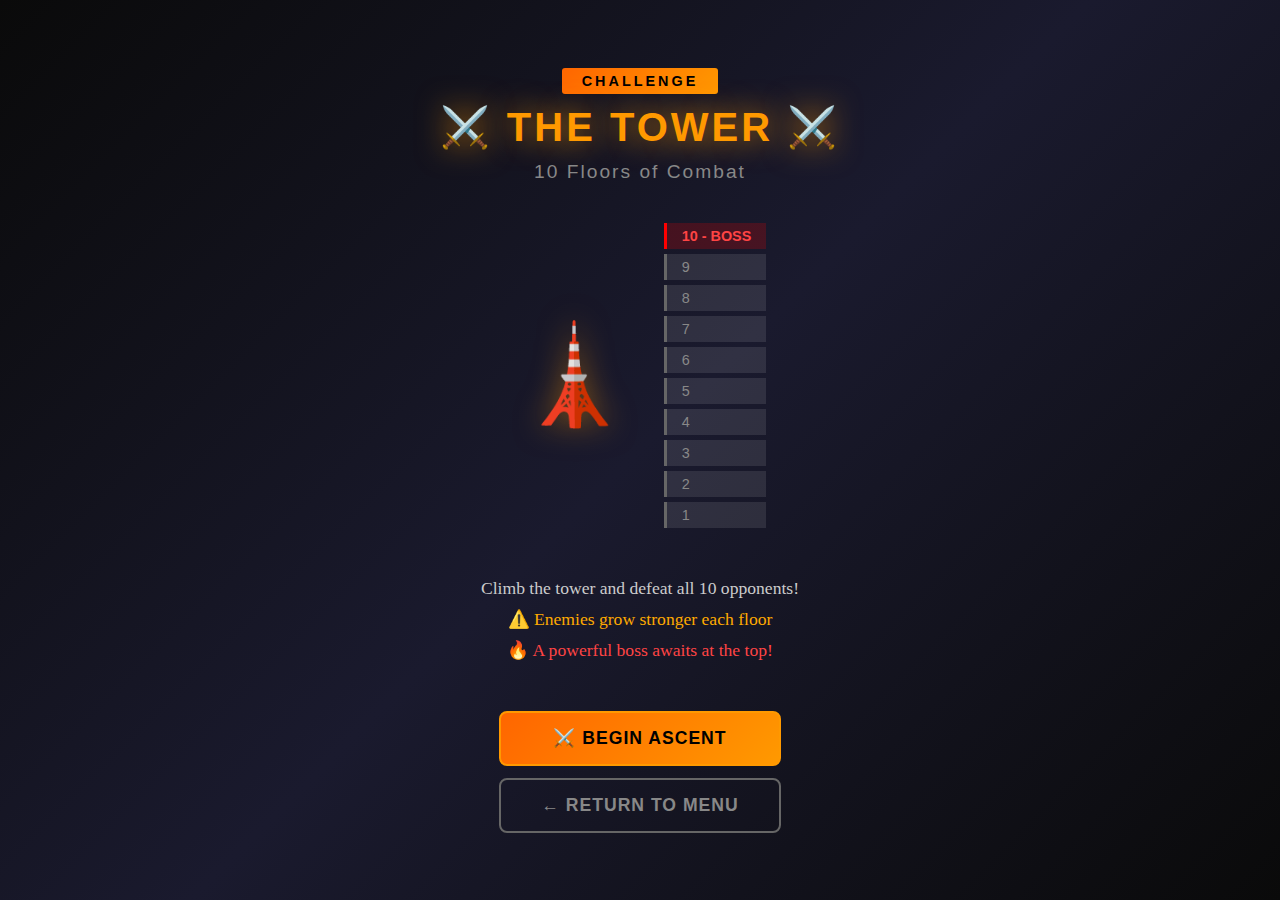
<file: docs/tower.html>
<!DOCTYPE html>
<html lang="en">
    <head>
        <meta charset="UTF-8">
        <meta name="viewport" content="width=device-width, initial-scale=1.0">
        <title>Tower Mode - REBOOT</title>
        <link rel="stylesheet" href="css/style.css">
        <link rel="stylesheet" href="css/tower.css">
    </head>
    <body>
        <div id="tower-container">

            <div class="tower-screen active" id="tower-intro">
                <div class="tower-header">
                    <div class="tower-badge">CHALLENGE</div>
                    <h1 class="tower-title">⚔️ THE TOWER ⚔️</h1>
                    <p class="tower-subtitle">10 Floors of Combat</p>
                </div>

                <div class="tower-visual">
                    <div class="tower-icon">🗼</div>
                    <div class="tower-floors-preview">
                        <div class="floor-marker boss">10 - BOSS</div>
                        <div class="floor-marker">9</div>
                        <div class="floor-marker">8</div>
                        <div class="floor-marker">7</div>
                        <div class="floor-marker">6</div>
                        <div class="floor-marker">5</div>
                        <div class="floor-marker">4</div>
                        <div class="floor-marker">3</div>
                        <div class="floor-marker">2</div>
                        <div class="floor-marker">1</div>
                    </div>
                </div>

                <div class="tower-description">
                    <p>Climb the tower and defeat all 10 opponents!</p>
                    <p class="tower-warning">⚠️ Enemies grow stronger each
                        floor</p>
                    <p class="tower-boss-hint">🔥 A powerful boss awaits at the
                        top!</p>
                </div>

                <div class="tower-progress-info" id="progress-info">
                </div>

                <div class="tower-buttons">
                    <button class="tower-btn start" id="btn-start-tower"
                        onclick="TowerMode.startTower()">
                        ⚔️ BEGIN ASCENT
                    </button>
                    <button class="tower-btn continue" id="btn-continue-tower"
                        onclick="TowerMode.continueTower()"
                        style="display: none;">
                        ▶ CONTINUE (Floor <span id="continue-floor">1</span>)
                    </button>
                    <button class="tower-btn exit"
                        onclick="TowerMode.exitTower()">
                        ← RETURN TO MENU
                    </button>
                </div>
            </div>

            <div class="tower-screen" id="tower-stage-select">
                <div class="tower-header">
                    <div class="tower-badge">TOWER</div>
                    <h1 class="tower-title" id="stage-title">FLOOR 1</h1>
                </div>

                <div class="stage-preview">
                    <div class="enemy-card" id="enemy-preview-card">
                        <div class="enemy-sprite" id="enemy-sprite-container">
                        </div>
                        <div class="enemy-info">
                            <div class="enemy-name" id="enemy-name">???</div>
                            <div class="enemy-difficulty"
                                id="enemy-difficulty">DIFFICULTY: EASY</div>
                        </div>
                        <div class="enemy-stats">
                            <div class="stat-row">
                                <span class="stat-label">HEALTH:</span>
                                <div class="stat-bar"><div
                                        class="stat-fill health"
                                        id="enemy-health-stat"></div></div>
                            </div>
                            <div class="stat-row">
                                <span class="stat-label">DEFENSE:</span>
                                <div class="stat-bar"><div
                                        class="stat-fill defense"
                                        id="enemy-defense-stat"></div></div>
                            </div>
                        </div>
                    </div>
                </div>

                <div class="stage-buttons">
                    <button class="tower-btn fight"
                        onclick="TowerMode.startFight()">
                        ⚔️ FIGHT
                    </button>
                    <button class="tower-btn back"
                        onclick="TowerMode.showIntro()">
                        ← BACK
                    </button>
                </div>
            </div>

            <div class="tower-screen" id="tower-fight">
                <div id="tower-fight-hud">
                    <div class="floor-indicator">
                        <span id="current-floor-display">Floor 1</span> / 10
                    </div>
                </div>
                <div id="tower-game">
                </div>
            </div>

            <div class="tower-screen" id="tower-round-result">
                <div class="result-container">
                    <div class="result-icon" id="round-result-icon">✓</div>
                    <h1 class="result-title" id="round-result-title">ROUND
                        WON</h1>
                    <div class="result-score" id="round-score-display">
                        Score: 0 - 0
                    </div>
                    <div class="result-message" id="round-result-message">
                        Next round starting...
                    </div>
                </div>
            </div>

            <div class="tower-screen" id="tower-stage-victory">
                <div class="victory-container">
                    <div class="victory-icon">🏆</div>
                    <h1 class="victory-title" id="stage-victory-title">FLOOR
                        CLEARED!</h1>
                    <div class="victory-floor" id="cleared-floor">Floor 1
                        Complete</div>
                    <div class="victory-message">Prepare for the next
                        challenge...</div>
                    <button class="tower-btn next" id="btn-next-floor"
                        onclick="TowerMode.nextFloor()">
                        ⬆️ NEXT FLOOR
                    </button>
                </div>
            </div>

            <div class="tower-screen" id="tower-complete">
                <div class="complete-container">
                    <div class="complete-icon">👑</div>
                    <h1 class="complete-title">TOWER CONQUERED!</h1>
                    <div class="complete-subtitle">You have defeated all 10
                        opponents!</div>
                    <div class="complete-reward">
                        <div class="reward-badge">🏅 TOWER CHAMPION 🏅</div>
                        <p>Your strength is legendary!</p>
                    </div>
                    <div class="complete-buttons">
                        <button class="tower-btn restart"
                            onclick="TowerMode.restartTower()">
                            🔄 CLIMB AGAIN
                        </button>
                        <button class="tower-btn exit"
                            onclick="TowerMode.exitTower()">
                            ← RETURN TO MENU
                        </button>
                    </div>
                </div>
            </div>

            <div class="tower-screen" id="tower-defeat">
                <div class="defeat-container">
                    <div class="defeat-icon">💀</div>
                    <h1 class="defeat-title">DEFEATED</h1>
                    <div class="defeat-floor" id="defeat-floor">Fell at Floor
                        1</div>
                    <div class="defeat-message">The tower claims another
                        challenger...</div>
                    <div class="defeat-buttons">
                        <button class="tower-btn retry"
                            onclick="TowerMode.retryFloor()">
                            🔄 RETRY FLOOR
                        </button>
                        <button class="tower-btn restart"
                            onclick="TowerMode.restartTower()">
                            ↩️ RESTART TOWER
                        </button>
                        <button class="tower-btn exit"
                            onclick="TowerMode.exitTower()">
                            ← EXIT TOWER
                        </button>
                    </div>
                </div>
            </div>

        </div>

        <script type="module" src="js/tower.js"></script>
    </body>
</html>
</file>
<file: docs/css/style.css>
* {
  box-sizing: border-box;
  margin: 0;
  padding: 0;
}

/* Custom Scrollbar Styles */
* {
  scrollbar-width: thin;
  scrollbar-color: #ff9900 #1a1a1a;
}

*::-webkit-scrollbar {
  width: 12px;
  height: 12px;
}

*::-webkit-scrollbar-track {
  background: #1a1a1a;
  border-radius: 10px;
  border: 1px solid #333;
}

*::-webkit-scrollbar-thumb {
  background: linear-gradient(180deg, #ff9900 0%, #cc7700 100%);
  border-radius: 10px;
  border: 2px solid #1a1a1a;
  box-shadow: 0 0 10px rgba(255, 153, 0, 0.5);
}

*::-webkit-scrollbar-thumb:hover {
  background: linear-gradient(180deg, #ffaa00 0%, #ff9900 100%);
  box-shadow: 0 0 15px rgba(255, 153, 0, 0.8);
}

*::-webkit-scrollbar-thumb:active {
  background: linear-gradient(180deg, #ffcc00 0%, #ffaa00 100%);
}

*::-webkit-scrollbar-corner {
  background: #1a1a1a;
}

body {
  margin: 0;
  background: linear-gradient(135deg, #0a0a0a 0%, #1a1a2e 50%, #0a0a0a 100%);
  font-family: 'Arial Black', 'Impact', sans-serif;
  color: #fff;
  display: flex;
  justify-content: center;
  align-items: center;
  min-height: 100vh;
  overflow: hidden;
  width: 100%;
}

/* Game arena landing page */
body.arena-page {
  background: #0a0a0a;
  justify-content: center;
  align-items: center;
  min-height: 100vh;
  overflow: hidden;
}

.controls-display {
  position: fixed;
  bottom: 10px;
  left: 50%;
  transform: translateX(-50%);
  background: rgba(0, 0, 0, 0.8);
  padding: 8px 20px;
  border-radius: 8px;
  border: 1px solid #ff9900;
  color: #fff;
  font-family: Arial, sans-serif;
  font-size: 0.75rem;
  display: flex;
  flex-wrap: wrap;
  justify-content: center;
  gap: 20px;
  z-index: 1000;
  max-width: 90vw;
}

.control-item {
  display: flex;
  align-items: center;
  gap: 5px;
}

.key {
  background: #333;
  border: 1px solid #666;
  padding: 2px 6px;
  border-radius: 3px;
  color: #ff9900;
  font-weight: bold;
}

/* Character Select Screen */
#character-select {
  display: grid;
  grid-template-columns: 1fr 2fr 1fr;
  gap: 20px;
  width: 95%;
  max-width: 1400px;
  height: 90vh;
  max-height: 90vh;
  padding: 20px;
  background: rgba(0, 0, 0, 0.8);
  border: 3px solid #ff9900;
  box-shadow: 0 0 30px rgba(255, 153, 0, 0.5),
    inset 0 0 50px rgba(0, 0, 0, 0.8);
  border-radius: 10px;
  overflow: hidden;
}

.section-title {
  color: #ff9900;
  text-align: center;
  font-size: 1.5rem;
  letter-spacing: 3px;
  text-shadow: 0 0 10px rgba(255, 153, 0, 0.8);
  margin-bottom: 20px;
  border-bottom: 2px solid #ff9900;
  padding-bottom: 10px;
}

/* Left Section - Character Preview */
.character-preview {
  display: flex;
  flex-direction: column;
  background: linear-gradient(180deg, #1a1a1a 0%, #0a0a0a 100%);
  border: 2px solid #333;
  border-radius: 8px;
  padding: 20px;
  box-shadow: inset 0 0 20px rgba(0, 0, 0, 0.9);
  overflow: hidden;
  min-height: 0;
}

.preview-container {
  display: flex;
  flex-direction: column;
  height: 100%;
  min-height: 0;
  flex: 1;
}

.character-name {
  color: #ff9900;
  font-size: clamp(0.8rem, 2vh, 1.2rem);
  text-align: center;
  letter-spacing: 2px;
  margin-bottom: 1vh;
  text-shadow: 0 0 10px rgba(255, 153, 0, 0.8);
  flex-shrink: 0;
}

.character-image {
  flex: 1;
  display: flex;
  align-items: center;
  justify-content: center;
  background: radial-gradient(circle, #2a2a2a 0%, #0a0a0a 100%);
  border: 3px solid #444;
  border-radius: 8px;
  margin-bottom: 1vh;
  position: relative;
  overflow: hidden;
  min-height: 0;
  max-height: 50vh;
}

.character-image img {
  width: 100%;
  height: 100%;
  object-fit: cover;
  object-position: center;
}

.placeholder-text {
  font-size: clamp(3rem, 10vh, 8rem);
  color: #333;
  text-shadow: 0 0 20px rgba(255, 153, 0, 0.3);
}

.character-info {
  background: rgba(0, 0, 0, 0.5);
  padding: clamp(8px, 1.5vh, 15px);
  border-radius: 5px;
  border: 1px solid #444;
  flex-shrink: 0;
  min-height: 0;
}

.character-title {
  color: #ff9900;
  font-size: clamp(0.7rem, 1.8vh, 1.1rem);
  text-align: center;
  margin-bottom: clamp(8px, 1.5vh, 15px);
  text-transform: uppercase;
}

.character-stats {
  display: flex;
  flex-direction: column;
  gap: clamp(5px, 1vh, 10px);
}

.stat {
  display: flex;
  flex-direction: column;
  gap: 5px;
}

.stat span {
  color: #aaa;
  font-size: clamp(0.6rem, 1.2vh, 0.8rem);
  letter-spacing: 1px;
}

.stat-bar {
  width: 100%;
  height: 8px;
  background: #222;
  border: 1px solid #444;
  border-radius: 4px;
  overflow: hidden;
}

.stat-fill {
  height: 100%;
  background: linear-gradient(90deg, #ff9900 0%, #ffcc00 100%);
  width: 0%;
  transition: width 0.5s ease;
  box-shadow: 0 0 10px rgba(255, 153, 0, 0.6);
}

/* Center Section - Character Grid */
.character-grid-section {
  display: absolute;
  flex-direction: column;
  background: linear-gradient(180deg, #1a1a1a 0%, #0a0a0a 100%);
  border: 2px solid #333;
  border-radius: 8px;
  padding: 20px;
  overflow: hidden;
}

.character-grid {
  display: grid;
  grid-template-columns: repeat(5, 1fr);
  gap: 15px;
  margin-bottom: 30px;
  flex: 0 1 auto;
  overflow: visible;
}

.character-slot {
  aspect-ratio: 1;
  background: linear-gradient(135deg, #2a2a2a 0%, #1a1a1a 100%);
  border: 3px solid #444;
  border-radius: 8px;
  cursor: pointer;
  position: relative;
  overflow: hidden;
  transition: all 0.3s ease;
  display: flex;
  align-items: center;
  justify-content: center;
}

.character-slot:hover {
  border-color: #ff9900;
  transform: none;
  box-shadow: none;
}

.character-slot.selected {
  border-color: #ff0000;
  box-shadow: none;
  transform: none;
}

.character-thumbnail {
  width: 100%;
  height: 100%;
  object-fit: cover;
  transition: all 0.3s ease;
}

.character-slot:hover .character-thumbnail {
  transform: scale(1.1);
}

.slot-locked {
  display: flex;
  flex-direction: column;
  align-items: center;
  justify-content: center;
  text-align: center;
  padding: 10px;
}

.lock-icon {
  font-size: 2rem;
  margin-bottom: 5px;
  opacity: 0.5;
}

.coming-soon {
  font-size: 0.7rem;
  color: #666;
  letter-spacing: 1px;
}

/* Start Button */
.start-button {
  width: 100%;
  padding: 20px;
  background: linear-gradient(135deg, #ff9900 0%, #ff6600 100%);
  border: 3px solid #ffcc00;
  border-radius: 10px;
  color: #000;
  font-size: 1.5rem;
  font-weight: bold;
  letter-spacing: 3px;
  cursor: pointer;
  transition: all 0.3s ease;
  text-shadow: 0 2px 4px rgba(0, 0, 0, 0.3);
  box-shadow: 0 5px 15px rgba(255, 153, 0, 0.5);
  display: flex;
  flex-direction: column;
  align-items: center;
  gap: 5px;
}

.start-button:hover:not(:disabled) {
  background: linear-gradient(135deg, #ffaa00 0%, #ff7700 100%);
  transform: translateY(-2px);
  box-shadow: 0 8px 20px rgba(255, 153, 0, 0.8);
}

.start-button:disabled {
  background: linear-gradient(135deg, #555 0%, #333 100%);
  border-color: #666;
  cursor: not-allowed;
  opacity: 0.5;
}

.button-subtitle {
  font-size: 0.6rem;
  letter-spacing: 1px;
  opacity: 0.8;
}

/* Right Section - Game Mode */
.game-mode-section {
  display: flex;
  flex-direction: column;
  background: linear-gradient(180deg, #1a1a1a 0%, #0a0a0a 100%);
  border: 2px solid #333;
  border-radius: 8px;
  padding: 20px;
  overflow-y: auto;
}

.mode-options {
  display: flex;
  flex-direction: column;
  gap: 15px;
}

.mode-option {
  background: linear-gradient(135deg, #2a2a2a 0%, #1a1a1a 100%);
  border: 2px solid #444;
  border-radius: 8px;
  padding: 15px;
  cursor: pointer;
  transition: all 0.3s ease;
  text-align: center;
}

.mode-option:hover {
  border-color: #ff9900;
  background: linear-gradient(135deg, #3a3a3a 0%, #2a2a2a 100%);
}

.mode-option.selected {
  border-color: #ff9900;
  background: linear-gradient(135deg, #ff9900 0%, #ff6600 100%);
  box-shadow: 0 0 20px rgba(255, 153, 0, 0.6);
}

.mode-option.selected .mode-name,
.mode-option.selected .mode-description {
  color: #000;
}

.mode-icon {
  font-size: 2rem;
  margin-bottom: 10px;
}

.mode-name {
  font-size: 1rem;
  color: #ff9900;
  letter-spacing: 2px;
  margin-bottom: 5px;
}

.mode-description {
  font-size: 0.7rem;
  color: #aaa;
  letter-spacing: 1px;
}

.settings-options {
  display: flex;
  flex-direction: column;
  gap: 15px;
  margin-top: 15px;
}

.setting-item {
  display: flex;
  flex-direction: column;
  gap: 8px;
  background: rgba(0, 0, 0, 0.5);
  padding: 12px;
  border-radius: 5px;
  border: 1px solid #444;
}

.setting-item span {
  color: #ff9900;
  font-size: 0.9rem;
  letter-spacing: 1px;
}

.setting-item select {
  background: #1a1a1a;
  color: #fff;
  border: 2px solid #444;
  padding: 8px;
  border-radius: 5px;
  font-size: 0.9rem;
  cursor: pointer;
  font-family: 'Arial Black', sans-serif;
  letter-spacing: 1px;
}

.setting-item select:hover {
  border-color: #ff9900;
}

.setting-item select:focus {
  outline: none;
  border-color: #ff9900;
  box-shadow: 0 0 10px rgba(255, 153, 0, 0.4);
}

/* Map Selection Grid */
.map-grid {
  display: grid;
  grid-template-columns: repeat(3, 1fr);
  gap: 10px;
  margin-top: 15px;
}

.map-option {
  content-visibility: auto;
  contain-intrinsic-size: 120px 120px;
  position: relative;
  cursor: pointer;
  border: 2px solid #444;
  border-radius: 8px;
  overflow: hidden;
  transition: all 0.3s ease;
  background: #1a1a1a;
}

.map-option:hover {
  border-color: #ff9900;
  transform: none;
  box-shadow: none;
}

.map-option.selected {
  border-color: #ff9900;
  box-shadow: 0 0 20px rgba(255, 153, 0, 0.6);
  background: rgba(255, 153, 0, 0.1);
}

.map-preview {
  width: 100%;
  height: 80px;
  background-size: cover;
  background-position: center;
  background-repeat: no-repeat;
  display: flex;
  align-items: center;
  justify-content: center;
  font-size: 2rem;
  color: #fff;
  text-shadow: 0 0 10px rgba(0, 0, 0, 0.8);
}

.map-name {
  display: block;
  text-align: center;
  padding: 8px;
  font-size: 0.75rem;
  color: #ff9900;
  letter-spacing: 1px;
  background: rgba(0, 0, 0, 0.8);
  border-top: 1px solid #444;
}

.map-option.selected .map-name {
  color: #ffcc00;
  font-weight: bold;
}

@media (max-width: 768px) {
  .map-grid {
    grid-template-columns: repeat(2, 1fr);
    gap: 8px;
  }

  .map-preview {
    height: 60px;
  }

  .map-name {
    font-size: 0.65rem;
    padding: 6px;
  }
}

@media (max-width: 480px) {
  .map-grid {
    grid-template-columns: 1fr 1fr;
    gap: 5px;
  }

  .map-preview {
    height: 50px;
  }
}

#game {
  aspect-ratio: 16 / 9;
  width: min(100vw, calc(100vh * 16 / 9));
  height: auto;
  background: #1a1a1a;
  position: relative;
  box-shadow: 0 8px 32px rgba(0, 0, 0, 0.8);
}

/* Responsive Design */
@media (max-width: 1400px) {
  #character-select {
    max-width: 100%;
    padding: 15px;
    width: 98%;
  }

  .character-grid {
    gap: 12px;
  }

  .section-title {
    font-size: 1.3rem;
  }
}

@media (max-width: 1200px) {
  #character-select {
    grid-template-columns: 1fr;
    grid-template-rows: auto 1fr auto;
    height: 90vh;
    max-height: 90vh;
    gap: 15px;
    width: 98%;
    padding: 15px;
    overflow: hidden;
  }

  .character-grid {
    grid-template-columns: repeat(5, 1fr);
    gap: 10px;
  }

  .character-preview {
    order: 2;
    min-height: 0;
    flex: 1;
    overflow-y: auto;
  }

  .character-grid-section {
    order: 1;
    min-height: 0;
    overflow-y: auto;
  }

  .game-mode-section {
    order: 3;
    min-height: 0;
    flex-shrink: 0;
    max-height: 35vh;
  }

  .character-image {
    min-height: 150px;
    max-height: 200px;
  }

  .placeholder-text {
    font-size: 4rem;
  }

  .start-button {
    margin-top: 15px;
  }
}

@media (max-width: 900px) {
  #character-select {
    padding: 12px;
    gap: 12px;
    width: 98%;
    height: 92vh;
  }

  .character-grid {
    grid-template-columns: repeat(4, 1fr);
    gap: 8px;
  }

  .section-title {
    font-size: 1.2rem;
    margin-bottom: 15px;
    padding-bottom: 8px;
  }

  .mode-options {
    gap: 10px;
  }

  .mode-option {
    padding: 12px;
  }

  .mode-icon {
    font-size: 1.8rem;
  }

  .mode-name {
    font-size: 0.9rem;
  }

  .character-image {
    min-height: 120px;
    max-height: 150px;
  }

  .controls-display {
    font-size: 0.65rem;
    gap: 10px;
    padding: 6px 15px;
  }

  .game-mode-section {
    max-height: 32vh;
  }
}

@media (max-width: 768px) {
  #character-select {
    width: 98%;
    height: 92vh;
    padding: 10px;
    gap: 10px;
  }

  .character-grid {
    grid-template-columns: repeat(3, 1fr);
    gap: 8px;
    margin-bottom: 15px;
  }

  .character-slot {
    min-height: 80px;
    max-height: 120px;
  }

  .section-title {
    font-size: 1rem;
    padding-bottom: 8px;
    margin-bottom: 12px;
  }

  .start-button {
    font-size: 1rem;
    padding: 12px;
  }

  .button-text {
    font-size: 1.2rem;
  }

  .button-subtitle {
    font-size: 0.7rem;
  }

  .character-image {
    min-height: 100px;
    max-height: 130px;
  }

  .placeholder-text {
    font-size: 3rem;
  }

  .character-name {
    font-size: 1rem;
  }

  .mode-options {
    gap: 8px;
  }

  .mode-option {
    padding: 10px;
  }

  .settings-options {
    gap: 10px;
  }

  .character-preview,
  .character-grid-section,
  .game-mode-section {
    padding: 12px;
  }

  .game-mode-section {
    max-height: 35vh;
  }

  .controls-display {
    font-size: 0.6rem;
    gap: 8px;
    padding: 5px 12px;
    bottom: 5px;
  }

  .control-item {
    gap: 3px;
  }

  .key {
    padding: 1px 4px;
    font-size: 0.6rem;
  }
}

@media (max-width: 480px) {
  #character-select {
    padding: 8px;
    gap: 8px;
    width: 98%;
    height: 94vh;
    border-width: 2px;
  }

  .character-grid {
    grid-template-columns: repeat(2, 1fr);
    gap: 6px;
    margin-bottom: 12px;
  }

  .character-slot {
    min-height: 70px;
    max-height: 100px;
  }

  .section-title {
    font-size: 0.85rem;
    letter-spacing: 1px;
    margin-bottom: 10px;
    padding-bottom: 6px;
  }

  .character-preview,
  .character-grid-section,
  .game-mode-section {
    padding: 10px;
  }

  .character-image {
    min-height: 80px;
    max-height: 100px;
  }

  .placeholder-text {
    font-size: 2rem;
  }

  .start-button {
    font-size: 0.85rem;
    padding: 10px;
    margin-top: 10px;
  }

  .button-text {
    font-size: 1rem;
  }

  .button-subtitle {
    font-size: 0.65rem;
  }

  .mode-icon {
    font-size: 1.3rem;
  }

  .mode-name {
    font-size: 0.7rem;
  }

  .mode-description {
    font-size: 0.6rem;
  }

  .setting-item {
    font-size: 0.75rem;
    padding: 10px;
  }

  .setting-item select {
    font-size: 0.75rem;
    padding: 6px;
  }

  .character-name {
    font-size: 0.85rem;
  }

  .character-title {
    font-size: 0.85rem;
  }

  .stat span {
    font-size: 0.7rem;
  }

  .game-mode-section {
    max-height: 38vh;
  }

  .controls-display {
    font-size: 0.55rem;
    gap: 6px;
    padding: 4px 10px;
    flex-wrap: wrap;
  }

  .control-item {
    gap: 2px;
  }

  .key {
    padding: 1px 3px;
    font-size: 0.55rem;
  }
}

/* Character placeholder for unlocked characters without images */
.character-placeholder {
  display: flex;
  flex-direction: column;
  align-items: center;
  justify-content: center;
  width: 100%;
  height: 100%;
  padding: 0;
  position: relative;
}

.character-placeholder span:first-child {
  font-size: 3rem;
}

.character-placeholder .char-name {
  font-size: 0.85rem;
  color: #ff9900;
  letter-spacing: 2px;
  text-align: center;
  font-weight: bold;
  text-shadow: 0 0 5px rgba(255, 153, 0, 0.5);
  position: absolute;
  bottom: 0;
  width: 100%;
  padding: 8px;
  background: linear-gradient(to top, rgba(0, 0, 0, 0.8), transparent);
  border-top: 1px solid rgba(255, 153, 0, 0.3);
  margin: 0;
}

/* Character image in slot */
.character-placeholder .char-img {
  width: 100%;
  height: 100%;
  object-fit: cover;
  image-rendering: pixelated;
}


.character-placeholder.ninja {
  background: linear-gradient(135deg, #2a0a3a 0%, #1a0a2a 100%);
}

/* Sprite-based character preview */
.character-placeholder.samurai {
  background: linear-gradient(135deg, #3a1a0a 0%, #2a1008 100%);
}

.sprite-preview {
  position: relative;
}

.sprite-idle {
  width: 96px;
  height: 96px;
  background-image: url('../assets/Sprites/IDLE.png');
  background-repeat: no-repeat;
  image-rendering: pixelated;
  transform: scale(0.9);
  animation: sprite-idle-preview 1s steps(10) infinite;
}

@keyframes sprite-idle-preview {
  0% {
    background-position: 0 0;
  }

  100% {
    background-position: -960px 0;
  }
}

/* Hover animation - show running */
.character-slot:hover .sprite-idle {
  background-image: url('../assets/Sprites/RUN.png');
  animation: sprite-run-preview 0.8s steps(16) infinite;
}

@keyframes sprite-run-preview {
  0% {
    background-position: 0 0;
  }

  100% {
    background-position: -1536px 0;
  }
}

/* Selected animation - show attack */
.character-slot.selected .sprite-idle {
  background-image: url('../assets/Sprites/ATTACK 1.png');
  animation: sprite-attack-preview 0.5s steps(7) infinite;
}

@keyframes sprite-attack-preview {
  0% {
    background-position: 0 0;
  }

  100% {
    background-position: -672px 0;
  }
}

/* Dark Samurai character from sprits2 */
.character-placeholder.dark-samurai {
  background: linear-gradient(135deg, #1a0a2a 0%, #0a0518 100%);
}

.sprite-idle-samurai {
  width: 128px;
  height: 128px;
  background-image: url('../assets/sprites2/Samurai/Idle.png');
  background-repeat: no-repeat;
  background-size: 768px 128px;
  image-rendering: pixelated;
  transform: scale(0.7);
  animation: sprite-idle-samurai 0.6s steps(6) infinite;
}

@keyframes sprite-idle-samurai {
  0% {
    background-position: 0 0;
  }

  100% {
    background-position: -768px 0;
  }
}

.character-slot:hover .sprite-idle-samurai {
  background-image: url('../assets/sprites2/Samurai/Run.png');
  animation: sprite-run-samurai 0.5s steps(8) infinite;
}

@keyframes sprite-run-samurai {
  0% {
    background-position: 0 0;
  }

  100% {
    background-position: -1024px 0;
  }
}

.character-slot.selected .sprite-idle-samurai {
  background-image: url('../assets/sprites2/Samurai/Attack_1.png');
  animation: sprite-attack-samurai 0.4s steps(6) infinite;
}

@keyframes sprite-attack-samurai {
  0% {
    background-position: 0 0;
  }

  100% {
    background-position: -768px 0;
  }
}

/* Shinobi character from sprits2 */
.character-placeholder.shinobi {
  background: linear-gradient(135deg, #0a1a2a 0%, #050a18 100%);
}

.sprite-idle-shinobi {
  width: 128px;
  height: 128px;
  background-image: url('../assets/sprites2/Shinobi/Idle.png');
  background-repeat: no-repeat;
  background-size: 768px 128px;
  image-rendering: pixelated;
  transform: scale(0.7);
  animation: sprite-idle-shinobi 0.6s steps(6) infinite;
}

@keyframes sprite-idle-shinobi {
  0% {
    background-position: 0 0;
  }

  100% {
    background-position: -768px 0;
  }
}

.character-slot:hover .sprite-idle-shinobi {
  background-image: url('../assets/sprites2/Shinobi/Run.png');
  animation: sprite-run-shinobi 0.5s steps(8) infinite;
}

@keyframes sprite-run-shinobi {
  0% {
    background-position: 0 0;
  }

  100% {
    background-position: -1024px 0;
  }
}

.character-slot.selected .sprite-idle-shinobi {
  background-image: url('../assets/sprites2/Shinobi/Attack_1.png');
  animation: sprite-attack-shinobi 0.4s steps(6) infinite;
}

@keyframes sprite-attack-shinobi {
  0% {
    background-position: 0 0;
  }

  100% {
    background-position: -768px 0;
  }
}

/* Street Fighter character from sprits2 */
.character-placeholder.street-fighter {
  background: linear-gradient(135deg, #2a1a0a 0%, #180a05 100%);
}

.sprite-idle-fighter {
  width: 128px;
  height: 128px;
  background-image: url('../assets/sprites2/Fighter/Idle.png');
  background-repeat: no-repeat;
  background-size: 768px 128px;
  image-rendering: pixelated;
  transform: scale(0.7);
  animation: sprite-idle-fighter 0.6s steps(6) infinite;
}

@keyframes sprite-idle-fighter {
  0% {
    background-position: 0 0;
  }

  100% {
    background-position: -768px 0;
  }
}

.character-slot:hover .sprite-idle-fighter {
  background-image: url('../assets/sprites2/Fighter/Run.png');
  animation: sprite-run-fighter 0.5s steps(8) infinite;
}

@keyframes sprite-run-fighter {
  0% {
    background-position: 0 0;
  }

  100% {
    background-position: -1024px 0;
  }
}

.character-slot.selected .sprite-idle-fighter {
  background-image: url('../assets/sprites2/Fighter/Attack_1.png');
  animation: sprite-attack-fighter 0.4s steps(6) infinite;
}

@keyframes sprite-attack-fighter {
  0% {
    background-position: 0 0;
  }

  100% {
    background-position: -768px 0;
  }
}

/* Graffiti Artist character */
.character-placeholder.graffiti-artist {
  background: linear-gradient(135deg, #ff00aa 0%, #aa0066 100%);
}

.sprite-idle-graffiti {
  width: 256px;
  height: 256px;
  background-image: url('../assets/Graffiti_Artist_3/Idle.png');
  background-repeat: no-repeat;
  background-size: 1792px 256px;
  image-rendering: pixelated;
  transform: scale(0.35);
  transform-origin: center center;
  animation: sprite-idle-graffiti 0.7s steps(7) infinite;
}

@keyframes sprite-idle-graffiti {
  0% {
    background-position: 0 0;
  }

  100% {
    background-position: -1792px 0;
  }
}

.character-slot:hover .sprite-idle-graffiti {
  background-image: url('../assets/Graffiti_Artist_3/Walk.png');
  background-size: 2560px 256px;
  animation: sprite-run-graffiti 0.6s steps(10) infinite;
}

@keyframes sprite-run-graffiti {
  0% {
    background-position: 0 0;
  }

  100% {
    background-position: -2560px 0;
  }
}

.character-slot.selected .sprite-idle-graffiti {
  background-image: url('../assets/Graffiti_Artist_3/Attack_1.png');
  background-size: 1536px 256px;
  animation: sprite-attack-graffiti 0.42s steps(6) infinite;
}

@keyframes sprite-attack-graffiti {
  0% {
    background-position: 0 0;
  }

  100% {
    background-position: -1536px 0;
  }
}

/* Controls help */
.controls-help {
  position: fixed;
  bottom: 20px;
  left: 50%;
  transform: translateX(-50%);
  background: rgba(0, 0, 0, 0.8);
  padding: 10px 20px;
  border-radius: 10px;
  border: 2px solid #ff9900;
  color: #fff;
  font-size: 0.8rem;
  font-family: Arial, sans-serif;
  z-index: 100;
}

.controls-help span {
  color: #ff9900;
  font-weight: bold;
}

/* Red Aura Effect for Enemy */
.fighter.enemy {
  filter: drop-shadow(0 0 8px rgba(255, 0, 0, 0.8)) drop-shadow(0 0 15px rgba(255, 0, 0, 0.6)) drop-shadow(0 0 25px rgba(255, 0, 0, 0.4));
  animation: enemy-red-aura 1.5s ease-in-out infinite alternate;
}

@keyframes enemy-red-aura {
  0% {
    filter: drop-shadow(0 0 8px rgba(255, 0, 0, 0.8)) drop-shadow(0 0 15px rgba(255, 0, 0, 0.6)) drop-shadow(0 0 25px rgba(255, 0, 0, 0.4));
  }

  100% {
    filter: drop-shadow(0 0 12px rgba(255, 0, 0, 1)) drop-shadow(0 0 20px rgba(255, 0, 0, 0.8)) drop-shadow(0 0 35px rgba(255, 0, 0, 0.5));
  }
}
</file>
<file: docs/css/tower.css>
/* Tower Mode Styles */

* {
    box-sizing: border-box;
    margin: 0;
    padding: 0;
}

body {
    background: linear-gradient(135deg, #0a0a0a 0%, #1a1a2e 50%, #0a0a0a 100%);
    color: #fff;
    font-family: 'Arial Black', 'Impact', sans-serif;
    min-height: 100vh;
    overflow: hidden;
}

/* Container */
#tower-container {
    width: 100vw;
    height: 100vh;
    display: flex;
    flex-direction: column;
    align-items: center;
    justify-content: center;
    position: relative;
    overflow: hidden;
}

/* Screen Management */
.tower-screen {
    display: none;
    flex-direction: column;
    align-items: center;
    justify-content: center;
    text-align: center;
    padding: 20px;
    width: 100%;
    height: 100%;
    animation: fadeIn 0.5s ease-out;
}

.tower-screen.active {
    display: flex;
}

@keyframes fadeIn {
    from { opacity: 0; transform: translateY(20px); }
    to { opacity: 1; transform: translateY(0); }
}

/* Header Styles */
.tower-header {
    margin-bottom: 20px;
}

.tower-badge {
    display: inline-block;
    padding: 5px 20px;
    background: linear-gradient(135deg, #ff6600 0%, #ff9900 100%);
    color: #000;
    font-size: 0.9rem;
    font-weight: bold;
    letter-spacing: 3px;
    border-radius: 3px;
    margin-bottom: 10px;
}

.tower-title {
    font-size: 2.5rem;
    color: #ff9900;
    text-shadow: 0 0 30px rgba(255, 153, 0, 0.8);
    margin-bottom: 10px;
    letter-spacing: 3px;
}

.tower-subtitle {
    font-size: 1.2rem;
    color: #888;
    font-weight: normal;
    letter-spacing: 2px;
}

/* Tower Visual */
.tower-visual {
    display: flex;
    align-items: center;
    gap: 30px;
    margin: 20px 0;
}

.tower-icon {
    font-size: 6rem;
    text-shadow: 0 0 30px rgba(255, 153, 0, 0.5);
    animation: towerPulse 2s ease-in-out infinite;
}

@keyframes towerPulse {
    0%, 100% { transform: scale(1); }
    50% { transform: scale(1.05); }
}

.tower-floors-preview {
    display: flex;
    flex-direction: column;
    gap: 5px;
}

.floor-marker {
    padding: 5px 15px;
    background: rgba(255, 255, 255, 0.1);
    border-left: 3px solid #666;
    font-size: 0.9rem;
    color: #888;
    text-align: left;
    transition: all 0.3s;
}

.floor-marker.boss {
    background: rgba(255, 0, 0, 0.2);
    border-left-color: #ff0000;
    color: #ff4444;
    font-weight: bold;
}

.floor-marker.current {
    background: rgba(255, 153, 0, 0.3);
    border-left-color: #ff9900;
    color: #ff9900;
}

.floor-marker.cleared {
    background: rgba(0, 255, 0, 0.2);
    border-left-color: #00ff00;
    color: #00ff00;
}

/* Tower Description */
.tower-description {
    margin: 20px 0;
    max-width: 500px;
}

.tower-description p {
    font-size: 1.1rem;
    color: #ccc;
    margin: 10px 0;
    font-family: Georgia, serif;
    font-weight: normal;
}

.tower-warning {
    color: #ffaa00 !important;
}

.tower-boss-hint {
    color: #ff4444 !important;
}

/* Progress Info */
.tower-progress-info {
    margin: 15px 0;
    padding: 15px 25px;
    background: rgba(0, 255, 0, 0.1);
    border: 1px solid #00ff00;
    border-radius: 8px;
    display: none;
}

.tower-progress-info.visible {
    display: block;
}

.tower-progress-info p {
    color: #00ff00;
    font-size: 1rem;
}

/* Buttons */
.tower-buttons,
.stage-buttons,
.defeat-buttons,
.complete-buttons {
    display: flex;
    flex-direction: column;
    gap: 12px;
    margin-top: 20px;
}

.tower-btn {
    padding: 15px 40px;
    font-size: 1.1rem;
    font-weight: bold;
    border: 2px solid;
    border-radius: 8px;
    cursor: pointer;
    transition: all 0.3s ease;
    font-family: 'Arial Black', sans-serif;
    letter-spacing: 1px;
    min-width: 250px;
}

.tower-btn.start,
.tower-btn.fight,
.tower-btn.next {
    background: linear-gradient(135deg, #ff6600 0%, #ff9900 100%);
    border-color: #ff9900;
    color: #000;
}

.tower-btn.start:hover,
.tower-btn.fight:hover,
.tower-btn.next:hover {
    transform: scale(1.05);
    box-shadow: 0 0 20px rgba(255, 153, 0, 0.5);
}

.tower-btn.continue {
    background: linear-gradient(135deg, #00aa00 0%, #00dd00 100%);
    border-color: #00ff00;
    color: #000;
}

.tower-btn.continue:hover {
    transform: scale(1.05);
    box-shadow: 0 0 20px rgba(0, 255, 0, 0.5);
}

.tower-btn.retry {
    background: linear-gradient(135deg, #0066cc 0%, #0099ff 100%);
    border-color: #00aaff;
    color: #fff;
}

.tower-btn.retry:hover {
    transform: scale(1.05);
    box-shadow: 0 0 20px rgba(0, 170, 255, 0.5);
}

.tower-btn.restart {
    background: transparent;
    border-color: #ff9900;
    color: #ff9900;
}

.tower-btn.restart:hover {
    background: rgba(255, 153, 0, 0.1);
}

.tower-btn.back,
.tower-btn.exit {
    background: transparent;
    border-color: #666;
    color: #888;
}

.tower-btn.back:hover,
.tower-btn.exit:hover {
    border-color: #888;
    color: #fff;
}

/* Stage Select / Enemy Preview */
.stage-preview {
    margin: 20px 0;
}

.enemy-card {
    background: linear-gradient(135deg, #1a1a2e 0%, #0a0a0a 100%);
    border: 3px solid #ff9900;
    border-radius: 15px;
    padding: 25px;
    min-width: 350px;
    box-shadow: 0 0 30px rgba(255, 153, 0, 0.3);
}

.enemy-card.boss-card {
    border-color: #ff0000;
    box-shadow: 0 0 40px rgba(255, 0, 0, 0.4);
}

.enemy-sprite {
    width: 150px;
    height: 150px;
    margin: 0 auto 15px;
    background: rgba(0, 0, 0, 0.3);
    border-radius: 10px;
    display: flex;
    align-items: center;
    justify-content: center;
    overflow: hidden;
}

.enemy-sprite img {
    max-width: 100%;
    max-height: 100%;
    object-fit: contain;
    image-rendering: pixelated;
}

.enemy-sprite .sprite-placeholder {
    font-size: 4rem;
}

.enemy-info {
    margin-bottom: 15px;
}

.enemy-name {
    font-size: 1.5rem;
    color: #ff9900;
    margin-bottom: 5px;
}

.enemy-card.boss-card .enemy-name {
    color: #ff0000;
}

.enemy-difficulty {
    font-size: 0.9rem;
    color: #888;
    letter-spacing: 2px;
}

.enemy-difficulty.hard {
    color: #ff4444;
}

.enemy-difficulty.boss {
    color: #ff0000;
    font-weight: bold;
}

.enemy-stats {
    margin-top: 15px;
}

.stat-row {
    display: flex;
    align-items: center;
    gap: 10px;
    margin: 8px 0;
}

.stat-label {
    font-size: 0.8rem;
    color: #888;
    width: 70px;
    text-align: right;
}

.stat-bar {
    flex: 1;
    height: 12px;
    background: rgba(255, 255, 255, 0.1);
    border-radius: 6px;
    overflow: hidden;
}

.stat-fill {
    height: 100%;
    border-radius: 6px;
    transition: width 0.5s ease;
}

.stat-fill.health {
    background: linear-gradient(90deg, #ff4400, #ff0000);
}

.stat-fill.defense {
    background: linear-gradient(90deg, #0066ff, #00aaff);
}

/* Fight Screen */
#tower-fight {
    padding: 0;
}

#tower-fight-hud {
    position: absolute;
    top: 10px;
    left: 50%;
    transform: translateX(-50%);
    z-index: 100;
    background: rgba(0, 0, 0, 0.7);
    padding: 8px 25px;
    border-radius: 20px;
    border: 2px solid #ff9900;
}

.floor-indicator {
    font-size: 1.2rem;
    color: #ff9900;
    letter-spacing: 2px;
}

#tower-game {
    width: 100%;
    height: 100%;
    position: relative;
}

/* Round Result Screen */
#tower-round-result {
    background: rgba(0, 0, 0, 0.95);
}

.result-container {
    text-align: center;
}

.result-icon {
    font-size: 5rem;
    margin-bottom: 20px;
}

.result-icon.win {
    color: #00ff00;
}

.result-icon.lose {
    color: #ff0000;
}

.result-title {
    font-size: 2.5rem;
    margin-bottom: 15px;
}

.result-title.win {
    color: #00ff00;
    text-shadow: 0 0 20px rgba(0, 255, 0, 0.5);
}

.result-title.lose {
    color: #ff0000;
    text-shadow: 0 0 20px rgba(255, 0, 0, 0.5);
}

.result-score {
    font-size: 1.3rem;
    color: #ff9900;
    margin-bottom: 15px;
}

.result-message {
    font-size: 1rem;
    color: #888;
}

/* Victory Screen */
.victory-container,
.complete-container {
    text-align: center;
}

.victory-icon {
    font-size: 5rem;
    margin-bottom: 15px;
    animation: victoryBounce 1s ease infinite;
}

@keyframes victoryBounce {
    0%, 100% { transform: translateY(0); }
    50% { transform: translateY(-10px); }
}

.victory-title {
    font-size: 2.5rem;
    color: #00ff00;
    text-shadow: 0 0 30px rgba(0, 255, 0, 0.5);
    margin-bottom: 10px;
}

.victory-floor {
    font-size: 1.2rem;
    color: #888;
    margin-bottom: 20px;
}

.victory-message {
    font-size: 1rem;
    color: #ccc;
    margin-bottom: 25px;
}

/* Complete Screen */
.complete-icon {
    font-size: 6rem;
    margin-bottom: 15px;
    animation: crownGlow 2s ease infinite;
}

@keyframes crownGlow {
    0%, 100% { 
        text-shadow: 0 0 30px rgba(255, 215, 0, 0.5);
    }
    50% { 
        text-shadow: 0 0 60px rgba(255, 215, 0, 0.8), 0 0 90px rgba(255, 153, 0, 0.5);
    }
}

.complete-title {
    font-size: 3rem;
    color: #ffd700;
    text-shadow: 0 0 30px rgba(255, 215, 0, 0.5);
    margin-bottom: 10px;
}

.complete-subtitle {
    font-size: 1.2rem;
    color: #ccc;
    margin-bottom: 25px;
}

.complete-reward {
    background: linear-gradient(135deg, rgba(255, 215, 0, 0.2) 0%, rgba(255, 153, 0, 0.1) 100%);
    border: 2px solid #ffd700;
    border-radius: 15px;
    padding: 20px 40px;
    margin: 20px 0;
}

.reward-badge {
    font-size: 1.5rem;
    color: #ffd700;
    margin-bottom: 10px;
}

.complete-reward p {
    color: #ccc;
    font-size: 1rem;
}

/* Defeat Screen */
.defeat-container {
    text-align: center;
}

.defeat-icon {
    font-size: 5rem;
    margin-bottom: 15px;
    color: #ff0000;
}

.defeat-title {
    font-size: 2.5rem;
    color: #ff0000;
    text-shadow: 0 0 30px rgba(255, 0, 0, 0.5);
    margin-bottom: 10px;
}

.defeat-floor {
    font-size: 1.2rem;
    color: #ff6666;
    margin-bottom: 15px;
}

.defeat-message {
    font-size: 1rem;
    color: #888;
    margin-bottom: 25px;
}

/* Fight UI Overrides */
.tower-screen#tower-fight .fighter {
    position: absolute;
}

/* Hit Effects */
.hit-flash {
    animation: hitFlash 0.3s ease;
}

@keyframes hitFlash {
    0%, 100% { filter: brightness(1); }
    50% { filter: brightness(2) sepia(1) saturate(3); }
}

.block-flash {
    animation: blockFlash 0.15s ease;
}

@keyframes blockFlash {
    0%, 100% { filter: brightness(1); }
    50% { filter: brightness(1.5) hue-rotate(180deg); }
}

.perfect-block-flash {
    animation: perfectBlockFlash 0.2s ease;
}

@keyframes perfectBlockFlash {
    0%, 100% { filter: brightness(1); }
    50% { filter: brightness(2) hue-rotate(90deg); }
}

/* VS Animation */
@keyframes pulse {
    0%, 100% { transform: scale(1); }
    50% { transform: scale(1.1); }
}

.vs-text {
    animation: pulse 0.5s infinite;
}

/* Responsive */
@media (max-width: 768px) {
    .tower-title {
        font-size: 2rem;
    }
    
    .tower-icon {
        font-size: 4rem;
    }
    
    .tower-visual {
        flex-direction: column;
    }
    
    .enemy-card {
        min-width: 280px;
        padding: 15px;
    }
    
    .tower-btn {
        min-width: 200px;
        padding: 12px 30px;
        font-size: 1rem;
    }
}

/* Pause Overlay */
.tower-pause-overlay {
    position: fixed;
    inset: 0;
    background: rgba(0, 0, 0, 0.85);
    display: none;
    align-items: center;
    justify-content: center;
    z-index: 1000;
}

.tower-pause-overlay.active {
    display: flex;
}

.pause-panel {
    background: linear-gradient(135deg, #1a1a2e 0%, #0a0a0a 100%);
    border: 3px solid #ff9900;
    border-radius: 15px;
    padding: 30px 50px;
    text-align: center;
}

.pause-title {
    font-size: 2rem;
    color: #ff9900;
    margin-bottom: 25px;
    letter-spacing: 3px;
}
</file>
